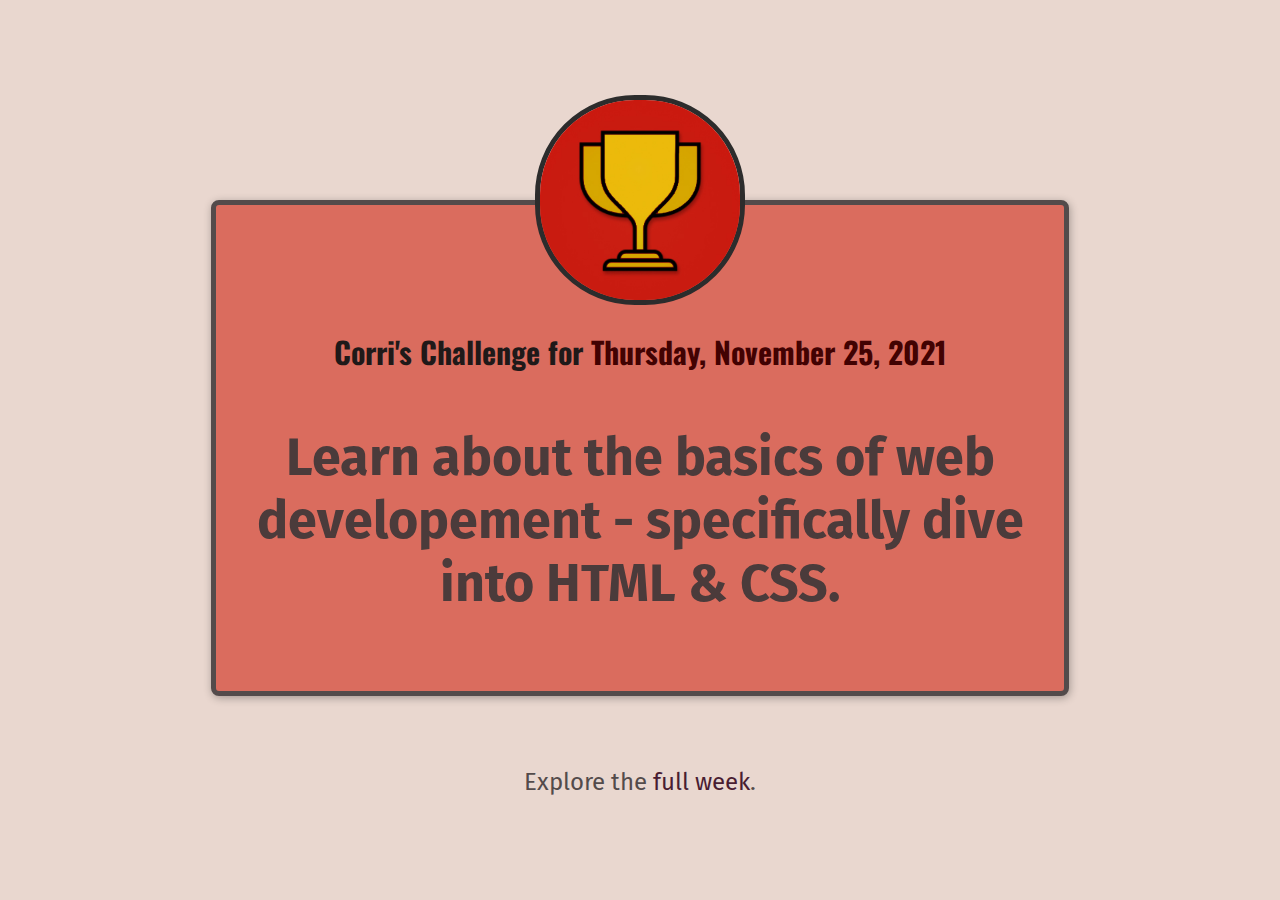
<file: index.html>
<!DOCTYPE html>
<html lang="en">
  <head>
    <meta charset="UTF-8" />
    <link rel="preconnect" href="https://fonts.googleapis.com" />
    <link rel="preconnect" href="https://fonts.gstatic.com" crossorigin />
    <link
      href="https://fonts.googleapis.com/css2?family=Fira+Sans:wght@400;700&family=Oswald:wght@700&display=swap"
      rel="stylesheet"
    />
    <link href="styles/shared.css" rel="stylesheet" />
    <link href="styles/style.css" rel="stylesheet" />
    <title>Corri's Daily Challenge</title>
  </head>
  <body>
    <main>
      <img src="images/challenges-trophy.jpg" alt="Trophy" />
      <h1>Corri's Challenge for <span>Thursday, November 25, 2021</span></h1>
      <p id="todays-challenge">
        Learn about the basics of web developement - specifically dive into HTML
        & CSS.
      </p>
    </main>
    <footer>
      <p>
        Explore the
        <a href="full-week.html">full week</a>.
      </p>
    </footer>
  </body>
</html>
</file>
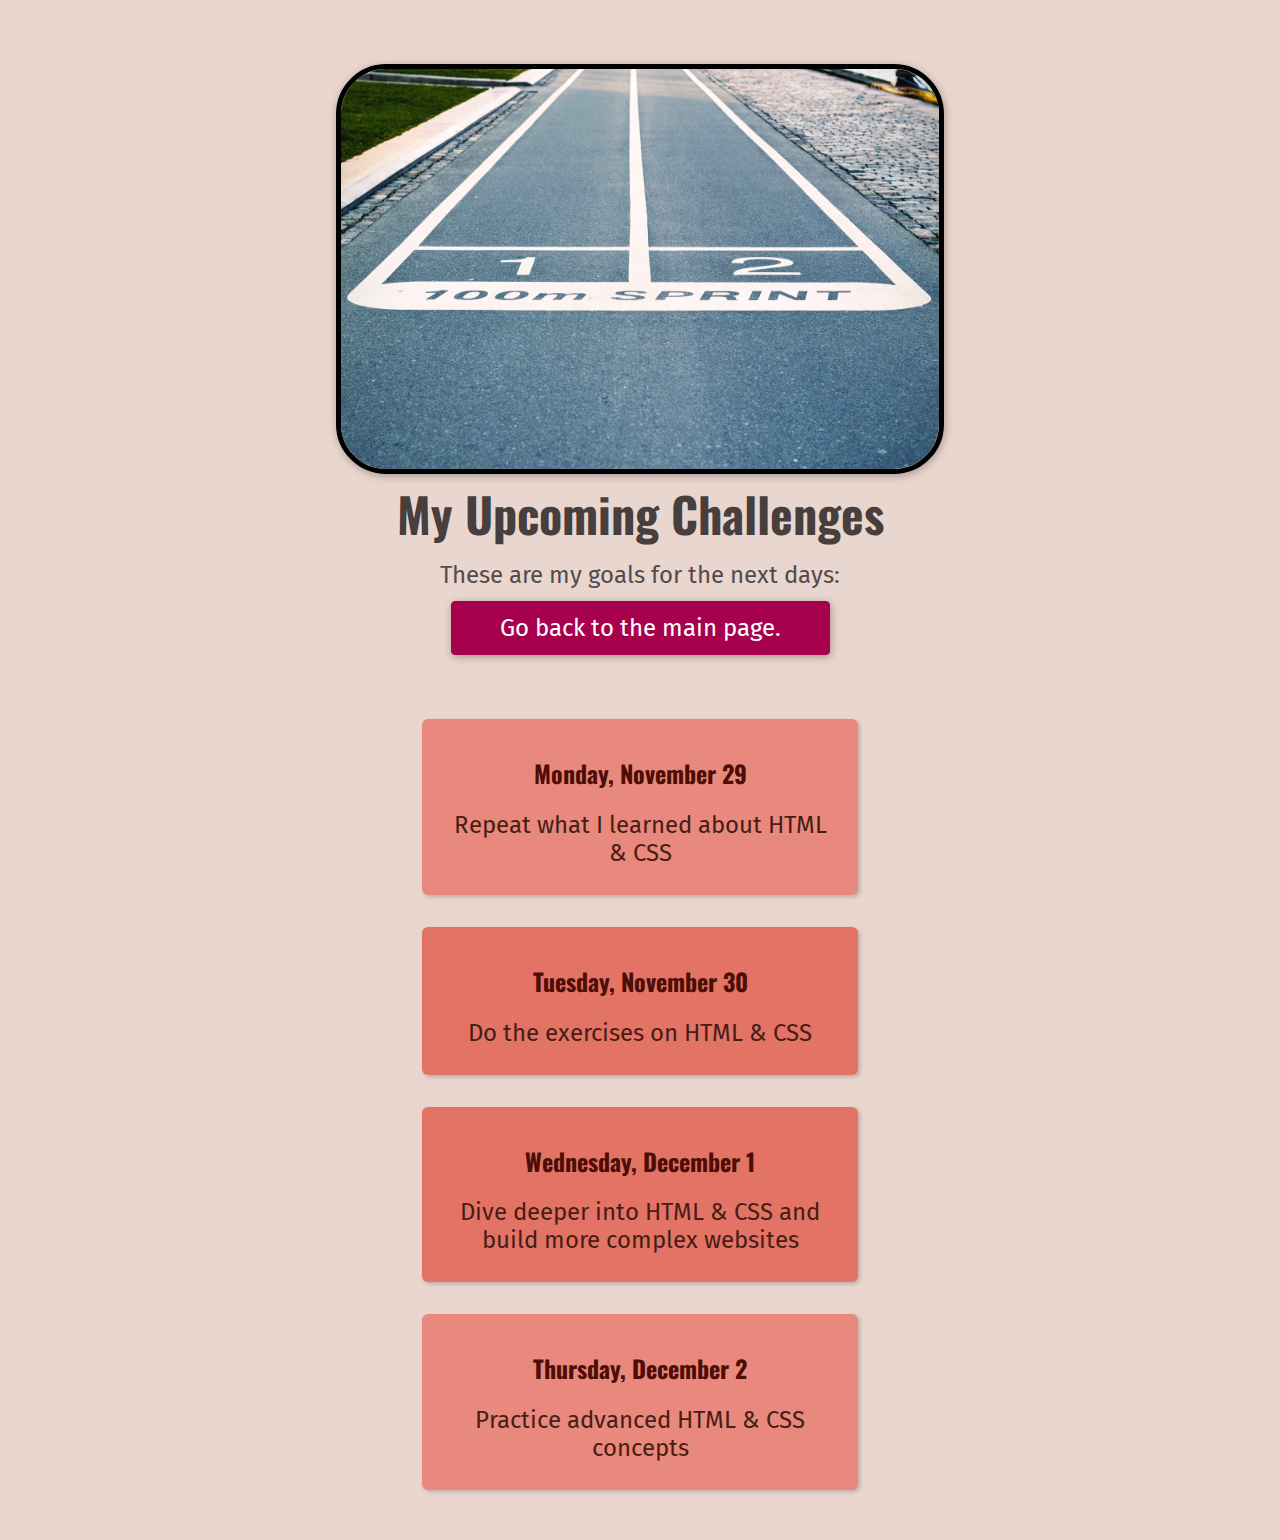
<file: full-week.html>
<!DOCTYPE html>
<html lang="en">
  <head>
    <meta charset="UTF-8" />
    <link rel="preconnect" href="https://fonts.googleapis.com" />
    <link rel="preconnect" href="https://fonts.gstatic.com" crossorigin />
    <link
      href="https://fonts.googleapis.com/css2?family=Fira+Sans:wght@400;700&family=Oswald:wght@700&display=swap"
      rel="stylesheet"
    />
    <link href="styles/shared.css" rel="stylesheet" />
    <link href="styles/full-week.css" rel="stylesheet" />
    <title>My Upcoming Challenges</title>
  </head>
  <body>
    <header>
      <img src="images/challenge-ahead.jpg" alt="Sprint Track" />
      <h1>My Upcoming Challenges</h1>
      <p id="description">These are my goals for the next days:</p>
      <a href="index.html"> Go back to the main page.</a>
    </header>
    <main>
      <ol>
        <li>
          <h2>Monday, November 29</h2>
          <p>Repeat what I learned about HTML & CSS</p>
        </li>
        <li class="highlight-goal">
          <h2>Tuesday, November 30</h2>
          <p>Do the exercises on HTML & CSS</p>
        </li>
        <li class="highlight-goal">
          <h2>Wednesday, December 1</h2>
          <p>Dive deeper into HTML & CSS and build more complex websites</p>
        </li>
        <li>
          <h2>Thursday, December 2</h2>
          <p>Practice advanced HTML & CSS concepts</p>
        </li>
      </ol>
      <!-- <h2>Goal 1</h2>
    <ol><li>My goal this week is to complete up to Day 24 by the end of the week!</li>
    <ul>
    <li>complete up to Day 10 by Monday</li>
    <li>complete up to Day 15 by Tuesday</li>
    <li>complete up to Day 20 by Wednesday</li>
    <li>complete up to Day 22 by Thursday</li>
    <li>complete up to Day 24 by Friday</li>
    </ul>

    <h2>Goal 2</h2>
    <li>
      My goal is to understand concepts that I've used, but don't fully
      understand such as:
    </li>
    <ul>
    <li>block vs inline elements</li>
    <li>understand how to host and deploy a website</li>
    <li>learn what a favicon is</li>
    <li>understand Git and GitHub, and why they are important</li>
    <li>what are flex items?</li>
    <li>positioning elements</li>
</ul></ol> -->
    </main>
  </body>
</html>
</file>
<file: styles/shared.css>
body {
  background-color: rgb(233, 215, 207);
  color: rgb(83, 75, 75);
  margin: 50px;
  text-align: center;
}

h1 {
  font-family: "Oswald", sans-serif;
}

p {
  font-family: "Fira sans", sans-serif;
  font-size: 24px;
}

a {
  color: rgb(167, 1, 78);
  font-family: "Fira Sans", sans-serif;
  text-decoration: none;
}

a:hover {
  text-decoration: underline;
}
</file>
<file: styles/style.css>
main {
  background-color: rgb(218, 108, 94);
  border: 5px solid;
  border-radius: 8px;
  box-shadow: 1px 2px 8px rgba(0, 0, 0, 0.3);
  margin: 200px auto 72px auto;
  padding: 24px;
  width: 800px;
}

img {
  border: 5px solid rgb(44, 44, 44);
  border-radius: 100px;
  margin-top: -134px;
  height: 200px;
  width: 200px;
}

h1 {
  color: rgb(31, 25, 25);
  font-size: 30px;
}

span {
  color: rgb(66, 2, 2);
}

a {
  color: rgb(73, 29, 50);
}

#todays-challenge {
  color: rgb(75, 59, 59);
  font-size: 52px;
  font-weight: bold;
}
</file>
<file: styles/full-week.css>
body {
  margin: 50px;
}

header {
  margin: 64px;
}

img {
  border: 5px solid rgb(0, 0, 0);
  box-shadow: 1px 2px 8px rgba(0, 0, 0, 0.3);
  border-radius: 50px;
  height: 400px;
  width: 598px;
}

h1 {
  color: rgb(71, 62, 62);
  font-family: "Oswald", sans-serif;
  font-size: 48px;
  margin: 0;
}

#description {
  margin: 12px 0;
}

/* header p {
  margin-bottom: 36px;
} */

a {
  background-color: rgb(167, 1, 78);
  border: 1px solid rgb(167, 1, 78);
  border-radius: 4px;
  box-shadow: 1px 2px 8px rgba(0, 0, 0, 0.3);
  color: white;
  display: inline-block;
  font-family: "Fira sans", sans-serif;
  font-size: 24px;
  margin: 0;
  padding: 12px 48px;
}

a:hover {
  background-color: rgb(180, 12, 90);
  text-decoration: none;
}

h2 {
  color: rgb(78, 13, 5);
  font-family: "Oswald", sans-serif;
}

main p {
  color: rgb(71, 29, 22);
  margin: 12px;
}

.highlight-goal {
  background-color: rgb(226, 115, 101);
}

ol {
  list-style: none;
  margin: 36px auto 0 auto;
  padding: 0;
  width: 500px;
}

li {
  background-color: rgb(233, 136, 124);
  border-radius: 6px;
  box-shadow: 2px 2px 4px rgba(0, 0, 0, 0.2);
  color: rgb(83, 75, 75);
  font-family: "Fira sans", sans-serif;
  margin: 32px;
  padding: 16px;
}
</file>
